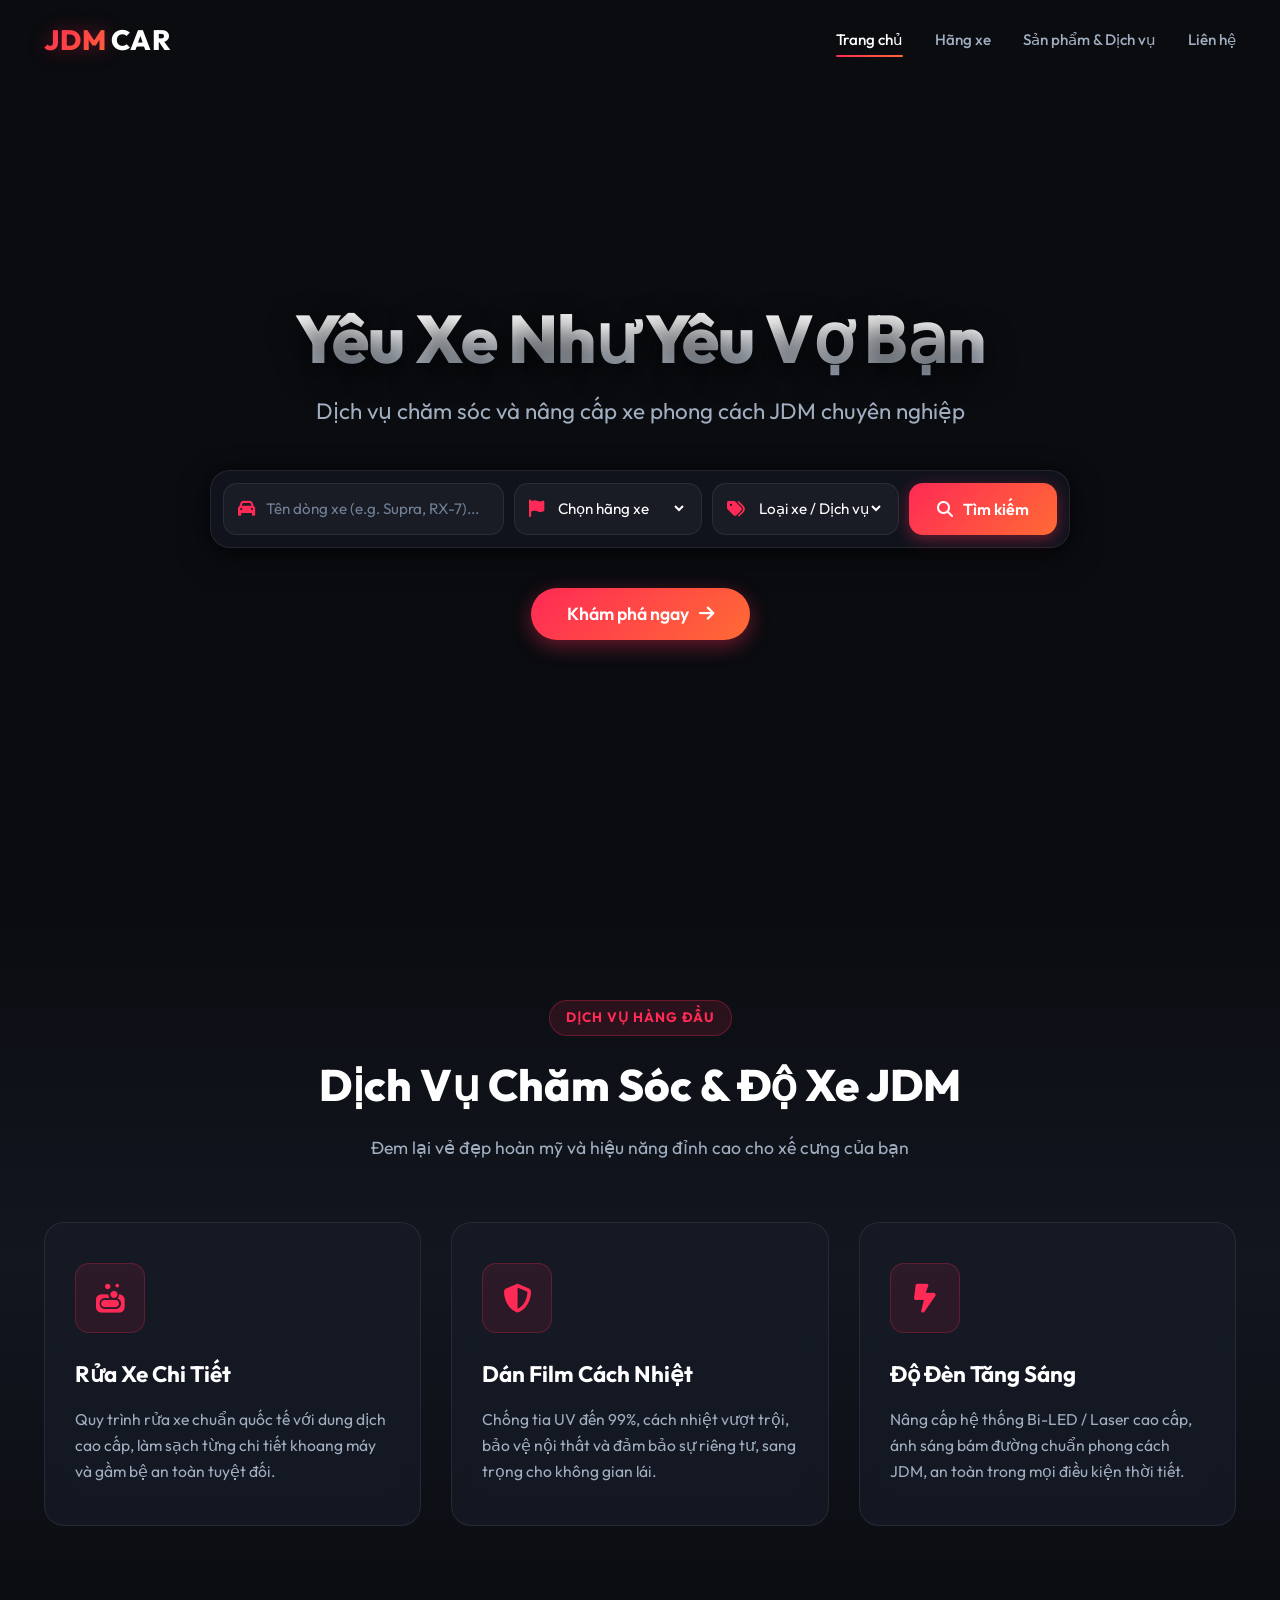
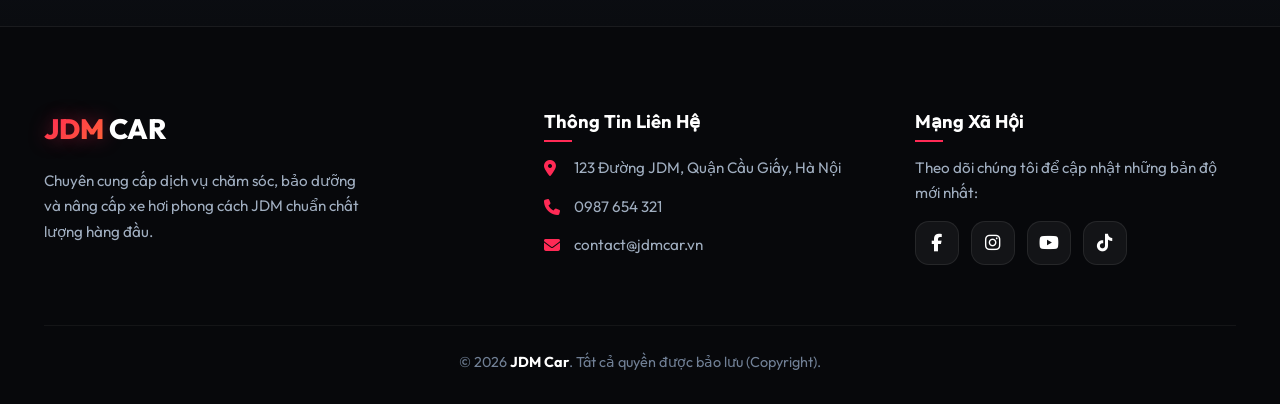
<file: Car.html/index.html>
<!DOCTYPE html>
<html lang="vi">
<head>
  <meta charset="UTF-8">
  <meta name="viewport" content="width=device-width, initial-scale=1.0">
  <meta name="description" content="JDM Car - Dịch vụ chăm sóc và nâng cấp xe hơi phong cách JDM chuyên nghiệp">
  <title>JDM Car - Yêu Xe Như Yêu Vợ Bạn</title>
  
  <!-- Google Fonts & Font Awesome Icons -->
  <link rel="preconnect" href="https://fonts.googleapis.com">
  <link rel="preconnect" href="https://fonts.gstatic.com" crossorigin>
  <link href="https://fonts.googleapis.com/css2?family=Outfit:wght@300;400;500;600;700;800&display=swap" rel="stylesheet">
  <link rel="stylesheet" href="https://cdnjs.cloudflare.com/ajax/libs/font-awesome/6.4.0/css/all.min.css">
  
  <!-- Stylesheet -->
  <link rel="stylesheet" href="style.css">
</head>
<body>

  <!-- ==================== HEADER & NAVIGATION ==================== -->
  <header id="header" class="site-header">
    <nav class="navbar" id="navbar">
      <div class="nav-container">
        <!-- Logo -->
        <a href="#hero" class="logo" id="site-logo">
          <span class="logo-accent">JDM</span> Car
        </a>

        <!-- Navigation Menu -->
        <ul class="nav-menu" id="nav-menu">
          <li class="nav-item"><a href="#hero" class="nav-link active">Trang chủ</a></li>
          <li class="nav-item"><a href="#brands" class="nav-link">Hãng xe</a></li>
          <li class="nav-item"><a href="#services" class="nav-link">Sản phẩm & Dịch vụ</a></li>
          <li class="nav-item"><a href="#contact" class="nav-link">Liên hệ</a></li>
        </ul>

        <!-- Mobile Menu Toggle Button -->
        <button class="menu-toggle" id="menu-toggle" aria-label="Toggle menu">
          <i class="fas fa-bars"></i>
        </button>
      </div>
    </nav>
  </header>

  <!-- ==================== MAIN CONTENT ==================== -->
  <main id="main-content">

    <!-- 3.2 Hero Section -->
    <section id="hero" class="hero-section">
      <div class="hero-overlay"></div>
      <div class="hero-content">
        <h1 class="hero-title">Yêu Xe Như Yêu Vợ Bạn</h1>
        <p class="hero-subtitle">Dịch vụ chăm sóc và nâng cấp xe phong cách JDM chuyên nghiệp</p>
        
        <!-- Search Bar -->
        <div class="hero-search-box" id="car-search-box">
          <form class="search-form" id="search-form" onsubmit="return false;">
            <div class="search-group">
              <i class="fas fa-car search-icon"></i>
              <input type="text" id="search-name" placeholder="Tên dòng xe (e.g. Supra, RX-7)..." aria-label="Tên dòng xe">
            </div>
            <div class="search-group">
              <i class="fas fa-flag search-icon"></i>
              <select id="search-brand" aria-label="Hãng xe">
                <option value="">Chọn hãng xe</option>
                <option value="toyota">Toyota</option>
                <option value="nissan">Nissan</option>
                <option value="honda">Honda</option>
                <option value="mazda">Mazda</option>
                <option value="subaru">Subaru</option>
                <option value="mitsubishi">Mitsubishi</option>
              </select>
            </div>
            <div class="search-group">
              <i class="fas fa-tags search-icon"></i>
              <select id="search-type" aria-label="Loại xe">
                <option value="">Loại xe / Dịch vụ</option>
                <option value="sedan">Sedan</option>
                <option value="coupe">Coupe / Sport</option>
                <option value="suv">SUV</option>
                <option value="tuning">Gói độ xe JDM</option>
              </select>
            </div>
            <button type="submit" class="btn btn-search" id="btn-search">
              <i class="fas fa-magnifying-glass"></i> Tìm kiếm
            </button>
          </form>
        </div>

        <!-- CTA Button -->
        <div class="hero-actions">
          <a href="#services" class="btn btn-primary btn-cta" id="btn-explore">
            Khám phá ngay <i class="fas fa-arrow-right"></i>
          </a>
        </div>
      </div>
    </section>

    <!-- 3.3 Services Section -->
    <section id="services" class="services-section">
      <div class="container">
        <div class="section-header">
          <span class="section-badge">Dịch Vụ Hàng Đầu</span>
          <h2 class="section-title">Dịch Vụ Chăm Sóc & Độ Xe JDM</h2>
          <p class="section-desc">Đem lại vẻ đẹp hoàn mỹ và hiệu năng đỉnh cao cho xế cưng của bạn</p>
        </div>

        <div class="cards-grid">
          <!-- Card 1: Rửa Xe -->
          <article class="service-card" id="card-car-wash">
            <div class="card-icon-wrapper">
              <i class="fas fa-soap card-icon"></i>
            </div>
            <h3 class="card-title">Rửa Xe Chi Tiết</h3>
            <p class="card-text">
              Quy trình rửa xe chuẩn quốc tế với dung dịch cao cấp, làm sạch từng chi tiết khoang máy và gầm bệ an toàn tuyệt đối.
            </p>
          </article>

          <!-- Card 2: Dán Film Cách Nhiệt -->
          <article class="service-card" id="card-tinting">
            <div class="card-icon-wrapper">
              <i class="fas fa-shield-halved card-icon"></i>
            </div>
            <h3 class="card-title">Dán Film Cách Nhiệt</h3>
            <p class="card-text">
              Chống tia UV đến 99%, cách nhiệt vượt trội, bảo vệ nội thất và đảm bảo sự riêng tư, sang trọng cho không gian lái.
            </p>
          </article>

          <!-- Card 3: Độ Đèn -->
          <article class="service-card" id="card-lighting">
            <div class="card-icon-wrapper">
              <i class="fas fa-bolt-lightning card-icon"></i>
            </div>
            <h3 class="card-title">Độ Đèn Tăng Sáng</h3>
            <p class="card-text">
              Nâng cấp hệ thống Bi-LED / Laser cao cấp, ánh sáng bám đường chuẩn phong cách JDM, an toàn trong mọi điều kiện thời tiết.
            </p>
          </article>
        </div>
      </div>
    </section>

  </main>

  <!-- ==================== FOOTER ==================== -->
  <footer id="contact" class="site-footer">
    <div class="container footer-container">
      <div class="footer-grid">
        <!-- Logo & About -->
        <div class="footer-col footer-about">
          <a href="#hero" class="footer-logo">
            <span class="logo-accent">JDM</span> Car
          </a>
          <p class="footer-bio">
            Chuyên cung cấp dịch vụ chăm sóc, bảo dưỡng và nâng cấp xe hơi phong cách JDM chuẩn chất lượng hàng đầu.
          </p>
        </div>

        <!-- Contact Info -->
        <div class="footer-col footer-contact">
          <h4 class="footer-heading">Thông Tin Liên Hệ</h4>
          <ul class="contact-list">
            <li>
              <i class="fas fa-location-dot"></i>
              <span>123 Đường JDM, Quận Cầu Giấy, Hà Nội</span>
            </li>
            <li>
              <i class="fas fa-phone"></i>
              <a href="tel:0987654321">0987 654 321</a>
            </li>
            <li>
              <i class="fas fa-envelope"></i>
              <a href="mailto:contact@jdmcar.vn">contact@jdmcar.vn</a>
            </li>
          </ul>
        </div>

        <!-- Social Media Links -->
        <div class="footer-col footer-social">
          <h4 class="footer-heading">Mạng Xã Hội</h4>
          <p>Theo dõi chúng tôi để cập nhật những bản độ mới nhất:</p>
          <div class="social-icons">
            <a href="https://facebook.com" target="_blank" rel="noopener noreferrer" class="social-link" aria-label="Facebook">
              <i class="fab fa-facebook-f"></i>
            </a>
            <a href="https://instagram.com" target="_blank" rel="noopener noreferrer" class="social-link" aria-label="Instagram">
              <i class="fab fa-instagram"></i>
            </a>
            <a href="https://youtube.com" target="_blank" rel="noopener noreferrer" class="social-link" aria-label="YouTube">
              <i class="fab fa-youtube"></i>
            </a>
            <a href="https://tiktok.com" target="_blank" rel="noopener noreferrer" class="social-link" aria-label="TikTok">
              <i class="fab fa-tiktok"></i>
            </a>
          </div>
        </div>
      </div>

      <!-- Copyright -->
      <div class="footer-bottom">
        <p>&copy; 2026 <strong>JDM Car</strong>. Tất cả quyền được bảo lưu (Copyright).</p>
      </div>
    </div>
  </footer>

  <!-- JavaScript -->
  <script src="script.js"></script>
</body>
</html>
</file>
<file: Car.html/style.css>
/* =========================================================
   JDM CAR - PREMIUM MODERN STYLING (CSS)
   Style: Dark JDM Racing & Luxury Detailing
   ========================================================= */

/* --- CSS Variables & Design Tokens --- */
:root {
  --font-main: 'Outfit', -apple-system, BlinkMacSystemFont, 'Segoe UI', Roboto, sans-serif;
  
  /* Color Palette */
  --bg-primary: #0a0c10;
  --bg-secondary: #12161f;
  --bg-card: rgba(22, 27, 39, 0.75);
  --bg-card-hover: rgba(30, 37, 54, 0.9);
  
  --accent-red: #ff2a55;
  --accent-red-hover: #ff476f;
  --accent-glow: rgba(255, 42, 85, 0.4);
  --accent-gradient: linear-gradient(135deg, #ff2a55 0%, #ff6b35 100%);
  
  --text-primary: #ffffff;
  --text-secondary: #a0aec0;
  --text-muted: #718096;
  
  --border-color: rgba(255, 255, 255, 0.08);
  --border-glow: rgba(255, 42, 85, 0.3);
  
  /* Transitions & Shadows */
  --transition-fast: 0.2s ease;
  --transition-normal: 0.3s cubic-bezier(0.4, 0, 0.2, 1);
  --transition-slow: 0.5s cubic-bezier(0.4, 0, 0.2, 1);
  
  --shadow-sm: 0 4px 12px rgba(0, 0, 0, 0.3);
  --shadow-md: 0 10px 30px rgba(0, 0, 0, 0.5);
  --shadow-glow: 0 0 25px var(--accent-glow);
  
  --radius-sm: 8px;
  --radius-md: 14px;
  --radius-lg: 20px;
  --radius-full: 9999px;
  
  --header-height: 80px;
}

/* --- Base & Reset --- */
*, *::before, *::after {
  box-sizing: border-box;
  margin: 0;
  padding: 0;
}

html {
  scroll-behavior: smooth;
  font-size: 16px;
}

body {
  font-family: var(--font-main);
  background-color: var(--bg-primary);
  color: var(--text-primary);
  line-height: 1.6;
  overflow-x: hidden;
  -webkit-font-smoothing: antialiased;
}

a {
  color: inherit;
  text-decoration: none;
  transition: color var(--transition-fast);
}

ul {
  list-style: none;
}

img {
  max-width: 100%;
  display: block;
}

.container {
  width: 100%;
  max-width: 1240px;
  margin: 0 auto;
  padding: 0 24px;
}

/* ==================== HEADER & NAVBAR (STICKY) ==================== */
.site-header {
  position: fixed;
  top: 0;
  left: 0;
  width: 100%;
  z-index: 1000;
  transition: background-color var(--transition-normal), backdrop-filter var(--transition-normal), box-shadow var(--transition-normal), height var(--transition-normal);
  height: var(--header-height);
  display: flex;
  align-items: center;
}

.site-header.scrolled {
  background: rgba(10, 12, 16, 0.85);
  backdrop-filter: blur(15px);
  -webkit-backdrop-filter: blur(15px);
  box-shadow: 0 4px 20px rgba(0, 0, 0, 0.6);
  border-bottom: 1px solid var(--border-color);
  height: 70px;
}

.navbar {
  width: 100%;
}

.nav-container {
  max-width: 1240px;
  margin: 0 auto;
  padding: 0 24px;
  display: flex;
  align-items: center;
  justify-content: space-between;
}

/* Logo */
.logo {
  font-size: 1.75rem;
  font-weight: 800;
  letter-spacing: 1px;
  text-transform: uppercase;
  color: var(--text-primary);
  display: flex;
  align-items: center;
  gap: 4px;
}

.logo-accent {
  background: var(--accent-gradient);
  -webkit-background-clip: text;
  -webkit-text-fill-color: transparent;
  text-shadow: 0 0 20px var(--accent-glow);
}

/* Nav Menu */
.nav-menu {
  display: flex;
  align-items: center;
  gap: 32px;
}

.nav-link {
  font-size: 0.95rem;
  font-weight: 500;
  color: var(--text-secondary);
  position: relative;
  padding: 8px 0;
  transition: color var(--transition-fast);
}

.nav-link::after {
  content: '';
  position: absolute;
  bottom: 0;
  left: 0;
  width: 0%;
  height: 2px;
  background: var(--accent-gradient);
  border-radius: var(--radius-full);
  transition: width var(--transition-normal);
}

.nav-link:hover,
.nav-link.active {
  color: var(--text-primary);
}

.nav-link:hover::after,
.nav-link.active::after {
  width: 100%;
}

/* Mobile Toggle */
.menu-toggle {
  display: none;
  background: transparent;
  border: none;
  color: var(--text-primary);
  font-size: 1.5rem;
  cursor: pointer;
  padding: 8px;
  transition: color var(--transition-fast);
}

.menu-toggle:hover {
  color: var(--accent-red);
}

/* ==================== HERO SECTION ==================== */
.hero-section {
  position: relative;
  min-height: 100vh;
  display: flex;
  align-items: center;
  justify-content: center;
  text-align: center;
  padding: 120px 24px 80px;
  /* High quality JDM automotive hero wallpaper */
  background: url('https://images.unsplash.com/photo-1617814076367-b759c7d7e738?q=80&w=1920&auto=format&fit=crop') center/cover no-repeat;
}

.hero-overlay {
  position: absolute;
  top: 0;
  left: 0;
  width: 100%;
  height: 100%;
  background: radial-gradient(circle at center, rgba(10, 12, 16, 0.6) 0%, rgba(10, 12, 16, 0.92) 100%),
              linear-gradient(to bottom, rgba(10, 12, 16, 0.4) 0%, rgba(10, 12, 16, 0.95) 100%);
  z-index: 1;
}

.hero-content {
  position: relative;
  z-index: 2;
  max-width: 900px;
  margin: 0 auto;
  animation: fadeInDown 1s ease-out;
}

.hero-title {
  font-size: clamp(2.5rem, 6vw, 4.2rem);
  font-weight: 800;
  line-height: 1.15;
  margin-bottom: 16px;
  letter-spacing: -1px;
  background: linear-gradient(180deg, #ffffff 30%, #a0aec0 100%);
  -webkit-background-clip: text;
  -webkit-text-fill-color: transparent;
  text-shadow: 0 10px 30px rgba(0, 0, 0, 0.8);
}

.hero-subtitle {
  font-size: clamp(1.1rem, 2.5vw, 1.4rem);
  font-weight: 400;
  color: var(--text-secondary);
  margin-bottom: 40px;
}

/* Search Box Container */
.hero-search-box {
  background: rgba(18, 22, 31, 0.85);
  backdrop-filter: blur(16px);
  -webkit-backdrop-filter: blur(16px);
  border: 1px solid var(--border-color);
  border-radius: var(--radius-lg);
  padding: 12px;
  box-shadow: var(--shadow-md), 0 0 20px rgba(0, 0, 0, 0.4);
  margin: 0 auto 40px;
  max-width: 860px;
  transition: transform var(--transition-fast), border-color var(--transition-fast);
}

.hero-search-box:focus-within {
  border-color: var(--accent-red);
  box-shadow: var(--shadow-md), var(--shadow-glow);
}

.search-form {
  display: grid;
  grid-template-columns: 1.5fr 1fr 1fr auto;
  gap: 10px;
  align-items: center;
}

.search-group {
  position: relative;
  display: flex;
  align-items: center;
  background: rgba(255, 255, 255, 0.04);
  border: 1px solid var(--border-color);
  border-radius: var(--radius-md);
  padding: 0 14px;
  height: 52px;
  transition: border-color var(--transition-fast), background-color var(--transition-fast);
}

.search-group:focus-within {
  border-color: var(--accent-red);
  background: rgba(255, 255, 255, 0.08);
}

.search-icon {
  color: var(--accent-red);
  font-size: 1.1rem;
  margin-right: 10px;
}

.search-group input,
.search-group select {
  width: 100%;
  background: transparent;
  border: none;
  outline: none;
  color: var(--text-primary);
  font-family: var(--font-main);
  font-size: 0.95rem;
}

.search-group select option {
  background: var(--bg-secondary);
  color: var(--text-primary);
}

.search-group input::placeholder {
  color: var(--text-muted);
}

/* Buttons */
.btn {
  display: inline-flex;
  align-items: center;
  justify-content: center;
  gap: 10px;
  padding: 0 28px;
  height: 52px;
  border-radius: var(--radius-md);
  font-weight: 600;
  font-size: 1rem;
  cursor: pointer;
  border: none;
  transition: all var(--transition-normal);
  font-family: var(--font-main);
  text-decoration: none;
}

.btn-search {
  background: var(--accent-gradient);
  color: #fff;
  box-shadow: 0 4px 15px var(--accent-glow);
  white-space: nowrap;
}

.btn-search:hover {
  transform: translateY(-2px);
  box-shadow: 0 8px 25px rgba(255, 42, 85, 0.6);
}

.btn-primary {
  background: var(--accent-gradient);
  color: #ffffff;
  padding: 16px 36px;
  font-size: 1.1rem;
  border-radius: var(--radius-full);
  box-shadow: 0 6px 20px var(--accent-glow);
}

.btn-cta:hover {
  transform: translateY(-3px) scale(1.02);
  box-shadow: 0 10px 30px rgba(255, 42, 85, 0.7);
}

.btn-cta i {
  transition: transform var(--transition-fast);
}

.btn-cta:hover i {
  transform: translateX(4px);
}

/* ==================== SERVICES SECTION ==================== */
.services-section {
  padding: 100px 0;
  background: linear-gradient(180deg, var(--bg-primary) 0%, var(--bg-secondary) 50%, var(--bg-primary) 100%);
  position: relative;
}

.section-header {
  text-align: center;
  margin-bottom: 60px;
}

.section-badge {
  display: inline-block;
  padding: 6px 16px;
  background: rgba(255, 42, 85, 0.12);
  color: var(--accent-red);
  border: 1px solid rgba(255, 42, 85, 0.3);
  border-radius: var(--radius-full);
  font-size: 0.85rem;
  font-weight: 700;
  letter-spacing: 1px;
  text-transform: uppercase;
  margin-bottom: 14px;
}

.section-title {
  font-size: clamp(2rem, 4vw, 2.75rem);
  font-weight: 800;
  margin-bottom: 14px;
  color: var(--text-primary);
}

.section-desc {
  font-size: 1.1rem;
  color: var(--text-secondary);
  max-width: 600px;
  margin: 0 auto;
}

/* Cards Grid */
.cards-grid {
  display: grid;
  grid-template-columns: repeat(3, 1fr);
  gap: 30px;
}

.service-card {
  background: var(--bg-card);
  backdrop-filter: blur(12px);
  -webkit-backdrop-filter: blur(12px);
  border: 1px solid var(--border-color);
  border-radius: var(--radius-lg);
  padding: 40px 30px;
  transition: transform var(--transition-normal), background-color var(--transition-normal), border-color var(--transition-normal), box-shadow var(--transition-normal);
  position: relative;
  overflow: hidden;
  display: flex;
  flex-direction: column;
  align-items: flex-start;
}

.service-card::before {
  content: '';
  position: absolute;
  top: 0;
  left: 0;
  width: 100%;
  height: 3px;
  background: var(--accent-gradient);
  opacity: 0;
  transition: opacity var(--transition-normal);
}

.service-card:hover {
  transform: translateY(-8px);
  background: var(--bg-card-hover);
  border-color: var(--border-glow);
  box-shadow: var(--shadow-md), 0 0 30px rgba(255, 42, 85, 0.15);
}

.service-card:hover::before {
  opacity: 1;
}

.card-icon-wrapper {
  width: 70px;
  height: 70px;
  border-radius: var(--radius-md);
  background: rgba(255, 42, 85, 0.1);
  border: 1px solid rgba(255, 42, 85, 0.25);
  display: flex;
  align-items: center;
  justify-content: center;
  margin-bottom: 24px;
  transition: transform var(--transition-normal), background-color var(--transition-normal);
}

.service-card:hover .card-icon-wrapper {
  transform: scale(1.1) rotate(5deg);
  background: var(--accent-gradient);
}

.card-icon {
  font-size: 1.8rem;
  color: var(--accent-red);
  transition: color var(--transition-normal);
}

.service-card:hover .card-icon {
  color: #ffffff;
}

.card-title {
  font-size: 1.4rem;
  font-weight: 700;
  margin-bottom: 14px;
  color: var(--text-primary);
}

.card-text {
  color: var(--text-secondary);
  font-size: 0.98rem;
  line-height: 1.65;
}

/* ==================== FOOTER ==================== */
.site-footer {
  background: #07080b;
  border-top: 1px solid var(--border-color);
  padding: 80px 0 30px;
  color: var(--text-secondary);
}

.footer-grid {
  display: grid;
  grid-template-columns: 1.4fr 1fr 1fr;
  gap: 50px;
  margin-bottom: 60px;
}

.footer-logo {
  font-size: 1.75rem;
  font-weight: 800;
  text-transform: uppercase;
  color: var(--text-primary);
  display: inline-block;
  margin-bottom: 16px;
}

.footer-bio {
  font-size: 0.95rem;
  line-height: 1.7;
  color: var(--text-secondary);
  max-width: 320px;
}

.footer-heading {
  font-size: 1.15rem;
  font-weight: 700;
  color: var(--text-primary);
  margin-bottom: 20px;
  position: relative;
  display: inline-block;
}

.footer-heading::after {
  content: '';
  position: absolute;
  bottom: -6px;
  left: 0;
  width: 28px;
  height: 2px;
  background: var(--accent-red);
}

.contact-list {
  display: flex;
  flex-direction: column;
  gap: 14px;
}

.contact-list li {
  display: flex;
  align-items: center;
  gap: 12px;
  font-size: 0.95rem;
}

.contact-list i {
  color: var(--accent-red);
  font-size: 1rem;
  width: 18px;
}

.contact-list a:hover {
  color: var(--accent-red);
}

.footer-social p {
  font-size: 0.95rem;
  margin-bottom: 16px;
}

.social-icons {
  display: flex;
  gap: 12px;
}

.social-link {
  width: 44px;
  height: 44px;
  border-radius: var(--radius-md);
  background: rgba(255, 255, 255, 0.05);
  border: 1px solid var(--border-color);
  display: flex;
  align-items: center;
  justify-content: center;
  color: var(--text-primary);
  font-size: 1.1rem;
  transition: all var(--transition-normal);
}

.social-link:hover {
  background: var(--accent-gradient);
  color: #fff;
  transform: translateY(-4px);
  box-shadow: 0 4px 15px var(--accent-glow);
  border-color: transparent;
}

.footer-bottom {
  border-top: 1px solid rgba(255, 255, 255, 0.05);
  padding-top: 25px;
  text-align: center;
  font-size: 0.9rem;
  color: var(--text-muted);
}

.footer-bottom strong {
  color: var(--text-primary);
}

/* ==================== TOAST NOTIFICATION (FOR SEARCH/INTERACTION) ==================== */
.toast-notification {
  position: fixed;
  bottom: 30px;
  right: 30px;
  background: rgba(18, 22, 31, 0.95);
  border-left: 4px solid var(--accent-red);
  border-radius: var(--radius-sm);
  padding: 16px 22px;
  box-shadow: var(--shadow-md), 0 0 20px rgba(0, 0, 0, 0.7);
  display: flex;
  align-items: center;
  gap: 12px;
  z-index: 9999;
  transform: translateY(100px);
  opacity: 0;
  transition: all var(--transition-normal);
  backdrop-filter: blur(10px);
  color: var(--text-primary);
}

.toast-notification.show {
  transform: translateY(0);
  opacity: 1;
}

.toast-notification i {
  color: var(--accent-red);
  font-size: 1.2rem;
}

/* ==================== RESPONSIVE DESIGN ==================== */
@media (max-width: 1024px) {
  .cards-grid {
    grid-template-columns: repeat(2, 1fr);
  }
  
  .footer-grid {
    grid-template-columns: 1fr 1fr;
    gap: 40px;
  }
}

@media (max-width: 768px) {
  .menu-toggle {
    display: block;
  }
  
  .nav-menu {
    position: fixed;
    top: var(--header-height);
    left: 0;
    width: 100%;
    background: rgba(10, 12, 16, 0.98);
    backdrop-filter: blur(20px);
    -webkit-backdrop-filter: blur(20px);
    flex-direction: column;
    padding: 30px 24px;
    gap: 20px;
    border-bottom: 1px solid var(--border-color);
    transform: translateY(-150%);
    opacity: 0;
    transition: transform var(--transition-normal), opacity var(--transition-normal);
    box-shadow: 0 10px 25px rgba(0, 0, 0, 0.8);
  }
  
  .nav-menu.open {
    transform: translateY(0);
    opacity: 1;
  }
  
  .search-form {
    grid-template-columns: 1fr;
    gap: 12px;
  }
  
  .cards-grid {
    grid-template-columns: 1fr;
  }
  
  .footer-grid {
    grid-template-columns: 1fr;
    gap: 36px;
  }
}

/* Keyframes */
@keyframes fadeInDown {
  from {
    opacity: 0;
    transform: translateY(-20px);
  }
  to {
    opacity: 1;
    transform: translateY(0);
  }
}
</file>
